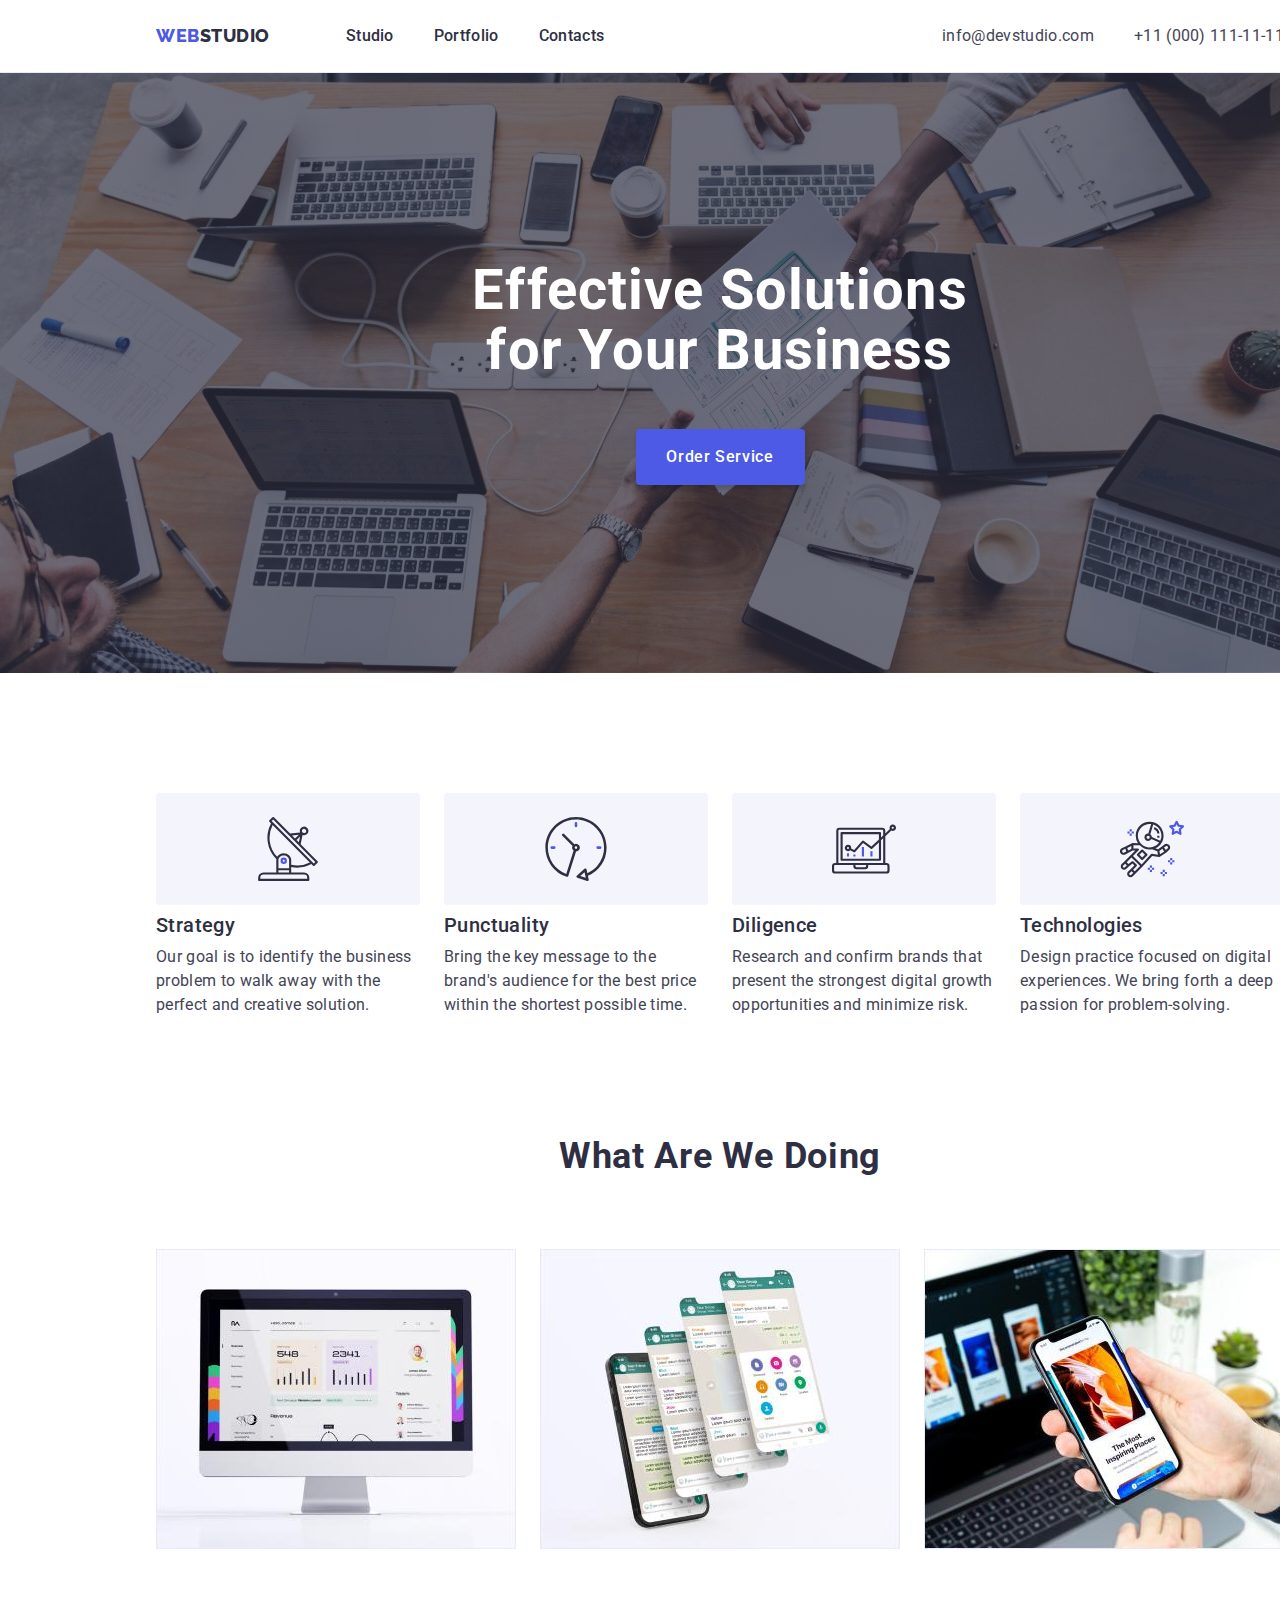
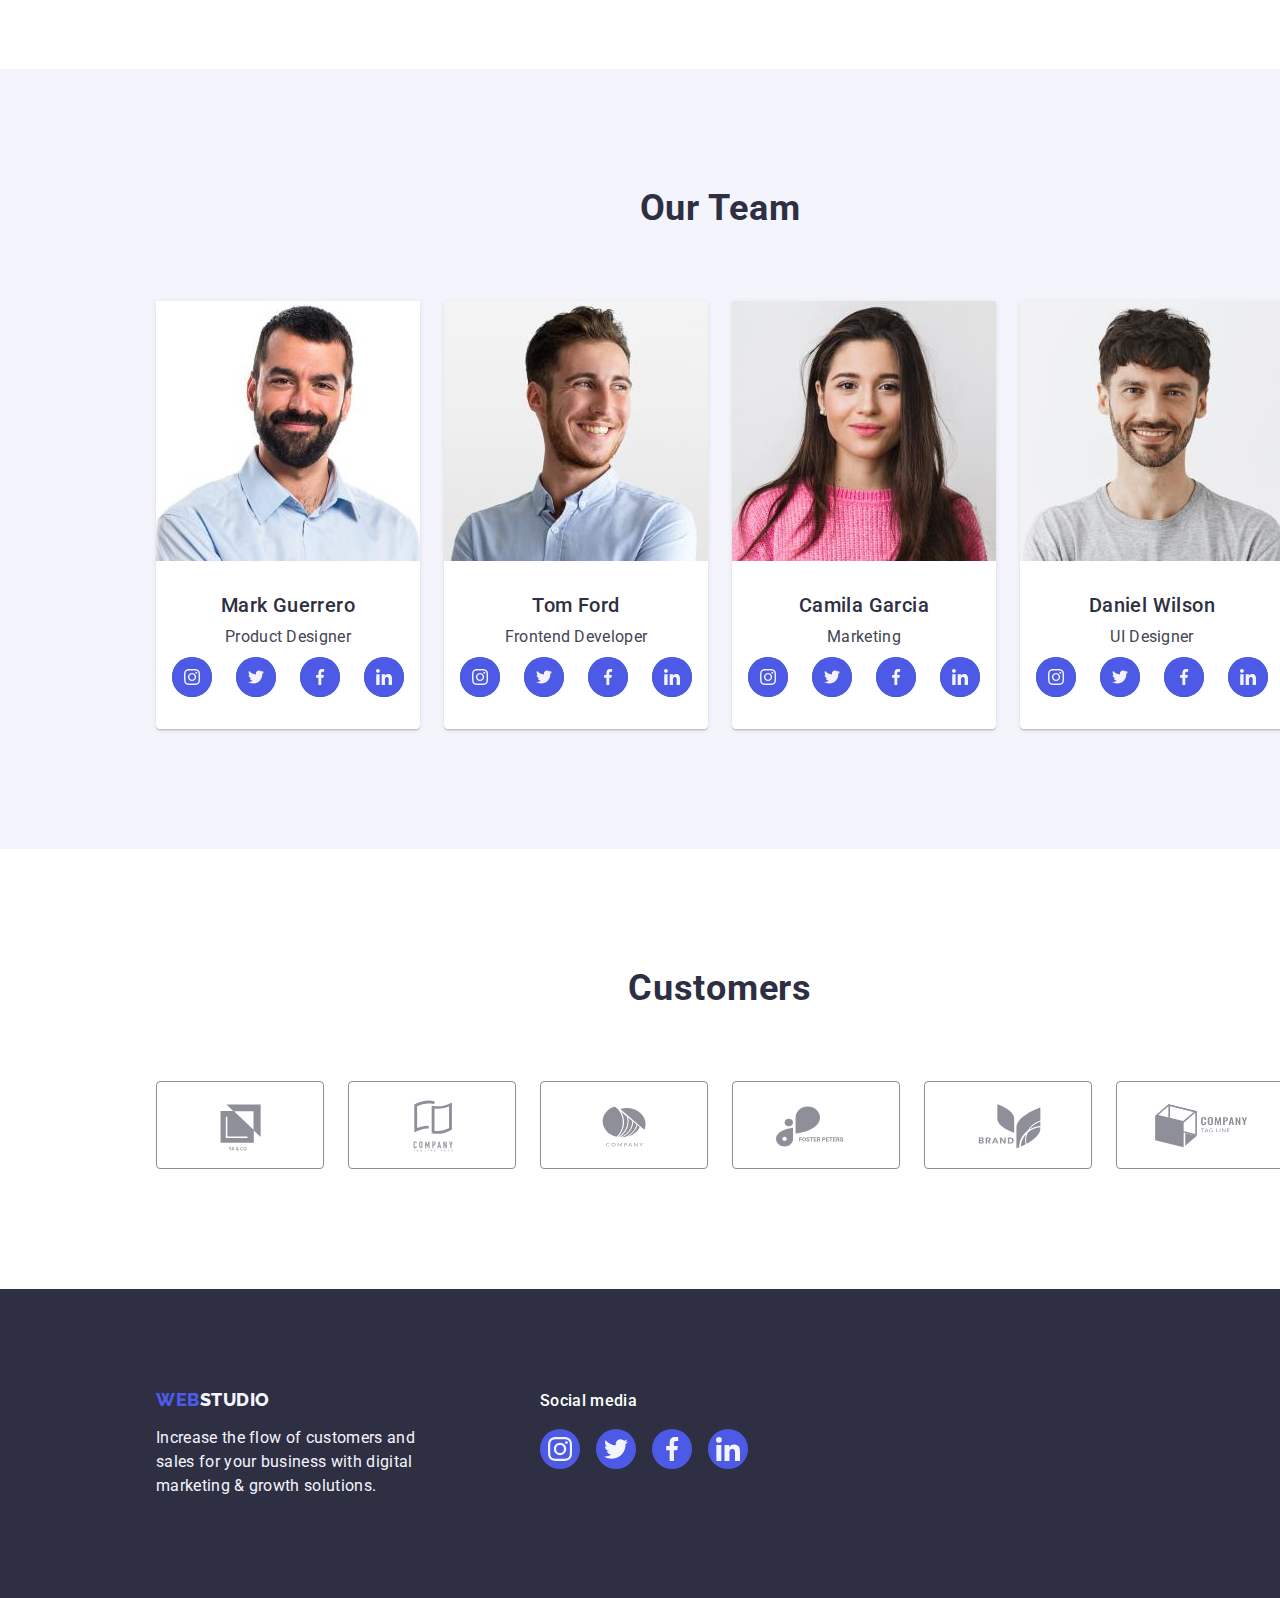
<file: index.html>
<!DOCTYPE html>
<html lang="en">
<head>
    <meta charset="UTF-8">
    <meta http-equiv="X-UA-Compatible" content="IE=edge">
    <meta name="viewport" content="width=device-width, initial-scale=1.0">
    <title>Studio</title>
    <link rel="preconnect" href="https://fonts.googleapis.com">
    <link rel="preconnect" href="https://fonts.gstatic.com" crossorigin>
    <link href="https://fonts.googleapis.com/css2?family=Montserrat:wght@400;700&family=Raleway:wght@800&family=Roboto:wght@400;500;700&display=swap" rel="stylesheet">
    <link rel="stylesheet" href="https://cdnjs.cloudflare.com/ajax/libs/modern-normalize/2.0.0/modern-normalize.min.css">
    <link rel="stylesheet" href="./css/styles.css">
</head>
<body>
                <!-- ========================== HEADER ===============================================-->
    <header class="page-header">
        <div class="header-container container">
            <nav class="page-nav">
                <a class="logo link" href="./index.html">Web<span class="logo-accent">Studio</span></a>
                <ul class="menu-list list">
                    <li class="menu-item content"><a class="menu-item-link link" href="./index.html">Studio</a></li>
                    <li class="menu-item content"><a class="menu-item-link link" href="./portfolio.html">Portfolio</a></li>
                    <li class="menu-item content"><a class="menu-item-link link" href="">Contacts</a></li>
                </ul>
            </nav>
                <address class="contacts-info">
                    <ul class="contacts list">
                        <li class="contacts-item"><a class="contact-link text-font link" href="mailto:info@devstudio.com">info@devstudio.com</a></li>
                        <li class="contacts-item"><a class="contact-link text-font link" href="tel:+110001111111">+11 (000) 111-11-11</a></li>
                    </ul>
                </address>
        </div>
    </header>
                <!-- ========================== MAIN ===============================================-->
    <main class="main-content">
                <!-- ========================== HERO ===============================================-->
        <section class="hero">
            <div class="hero-box container">
                <h1 class="hero-title hero-margin">Effective Solutions for Your Business</h1>
                <button class="main-hero-button text-font" type="button">Order Service</button>
             </div>
        </section>
                <!-- ========================== TECHNOLOGY ===============================================-->
        <section class="techonoly-hidden"> 
            <div class="tech-content container">
                <h2 class="visually-hidden" >Technology</h2>
                <ul class="tech-list list">
                    <li class="feature-item content">
                        <div class="technology-icon-style">
                            <svg width="64" height="64">
                                <use href="./images/icons.svg#icon-antenna">
                                </use>
                            </svg>
                        </div>
                        <h3 class="third-header">Strategy</h3>
                        <p class="feature-descriptions content">
                            Our goal is to identify the business problem to walk away with the perfect and creative solution. 
                        </p>  
                    </li>
                    <li class="feature-item content">
                        <div class="technology-icon-style">
                            <svg width="64" height="64">
                                <use href="./images/icons.svg#icon-clock">
                                </use>
                            </svg>
                        </div>
                        <h3 class="third-header">Punctuality</h3>
                        <p class="feature-descriptions content">
                            Bring the key message to the brand's audience for the best price within the shortest possible time.
                        </p>
                    </li>
                    <li class="feature-item content">
                        <div class="technology-icon-style">
                            <svg width="64" height="64">
                                <use href="./images/icons.svg#icon-diagram">
                                </use>
                            </svg>
                        </div>
                        <h3 class="third-header">Diligence</h3>
                        <p class="feature-descriptions content">
                            Research and confirm brands that present the strongest digital growth opportunities and minimize risk.
                        </p>
                    </li>
                    <li class="feature-item content">
                        <div class="technology-icon-style">
                            <svg width="64" height="64">
                                <use href="./images/icons.svg#icon-astronaut">
                                </use>
                            </svg>
                        </div>
                        <h3 class="third-header" >Technologies</h3>
                        <p class="feature-descriptions content">
                            Design practice focused on digital experiences. We bring forth a deep passion for problem-solving.
                        </p>
                    </li>
                </ul>
            </div>
        </section>
                <!-- ========================== TEAM-FUNCTION ===============================================-->
        <section class="work-description">
            <div class="function-style container">
                <h2 class="second-header extra-bottom-margin">What are we doing</h2>
                <Ul class="visual-example-list list">
                    <li class="example-item content">
                        <img src="./images/doing-des/monitor-1.jpg" alt="pc monitor" width="360" height="300">
                    </li>
                    <li class="example-item content">
                        <img src="./images/doing-des/screenphone-2.jpg" alt="screen phone" width="360" height="300">
                    </li>
                    <li class="example-item content">
                        <img src="./images/doing-des/lapphonescreen-3.jpg" alt="pc & mobile display screen" width="360" height="300">
                    </li>
                </Ul>
            </div>
        </section>
                <!-- ========================== THE-TEAM ===============================================-->
        <section class="team">
            <div class="team-style container content">
                <h2 class="second-header extra-bottom-margin">Our Team</h2>
                <ul class="team-card list">
                    <li class="team-item content">
                        <img src="./images/team/mark_guerrero.jpg" alt="mark_guerrero" width="264" height="260">   
                        <div class="style-card content">
                            <h3 class="third-header">Mark Guerrero</h3>
                            <p class="feature-descriptions added-margin">Product Designer</p>
                            <ul class="team-links-item list">
                                <li class="team-links">   
                                    <a class="social-team-links" href="https://www.instagram.com" target="_blank" rel="noopener no referrer" aria-label="Instagram icon">
                                        <svg class="social-svg-style" width="16" height="16">
                                            <use href="./images/icons.svg#icon-instagram"></use>
                                        </svg>
                                    </a>
                                </li>
                                <li class="team-links">
                                    <a class="social-team-links" href="https://twitter.com" target="_blank" rel="noopener no referrer" aria-label="twitter icon">
                                        <svg class="social-svg-style" width="16" height="16">
                                            <use href="./images/icons.svg#icon-twitter"></use>
                                        </svg>
                                    </a>
                                </li>
                                <li class="team-links">
                                    <a class="social-team-links" href="https://facebook.com" target="_blank" rel="noopener no referrer" aria-label="facebook icon">
                                        <svg class="social-svg-style" width="16" height="16">
                                            <use href="./images/icons.svg#icon-facebook"></use>
                                        </svg>
                                    </a>
                                </li>
                                <li class="team-links">
                                    <a class="social-team-links" href="https://www.linkedin.com" target="_blank" rel="noopener no referrer" aria-label="linkedin icon">
                                        <svg class="social-svg-style" width="16" height="16">
                                            <use href="./images/icons.svg#icon-linkedin"></use>
                                        </svg>
                                    </a>
                                </li>
                            </ul> 
                        </div>
                    </li>
                    <li class="team-item content">
                        <img src="./images/team/tom_ford.jpg" alt="tom_ford" width="264" height="260">
                        <div class="style-card content">
                            <h3 class="third-header">Tom Ford</h3>  
                            <p class="feature-descriptions added-margin">Frontend Developer</p>
                            <ul class="team-links-item list">
                                <li class="team-links">   
                                    <a class="social-team-links" href="https://www.instagram.com" target="_blank" rel="noopener no referrer" aria-label="Instagram icon">
                                        <svg class="social-svg-style" width="16" height="16">
                                            <use href="./images/icons.svg#icon-instagram"></use>
                                        </svg>
                                    </a>
                                </li>
                                <li class="team-links">
                                    <a class="social-team-links" href="https://twitter.com" target="_blank" rel="noopener no referrer" aria-label="twitter icon">
                                        <svg class="social-svg-style" width="16" height="16">
                                            <use href="./images/icons.svg#icon-twitter"></use>
                                        </svg>
                                    </a>
                                </li>
                                <li class="team-links">
                                    <a class="social-team-links" href="https://facebook.com" target="_blank" rel="noopener no referrer" aria-label="facebook icon">
                                        <svg class="social-svg-style" width="16" height="16">
                                            <use href="./images/icons.svg#icon-facebook"></use>
                                        </svg>
                                    </a>
                                </li>
                                <li class="team-links">
                                    <a class="social-team-links" href="https://www.linkedin.com" target="_blank" rel="noopener no referrer" aria-label="linkedin icon">
                                        <svg class="social-svg-style" width="16" height="16">
                                            <use href="./images/icons.svg#icon-linkedin"></use>
                                        </svg>
                                    </a>
                                </li>
                            </ul> 
                        </div>
                    </li>
                    <li class="team-item content">
                        <img src="./images/team/camila_garsia.jpg" alt="camila_garsia" width="264" height="260">
                        <div class="style-card content">
                            <h3 class="third-header">Camila Garcia</h3>
                            <p class="feature-descriptions added-margin">Marketing</p>
                           <ul class="team-links-item list">
                            <li class="team-links">   
                                <a class="social-team-links" href="https://www.instagram.com" target="_blank" rel="noopener no referrer" aria-label="Instagram icon">
                                    <svg class="social-svg-style" width="16" height="16">
                                        <use href="./images/icons.svg#icon-instagram"></use>
                                    </svg>
                                </a>
                            </li>
                            <li class="team-links">
                                <a class="social-team-links" href="https://twitter.com" target="_blank" rel="noopener no referrer" aria-label="twitter icon">
                                    <svg class="social-svg-style" width="16" height="16">
                                        <use href="./images/icons.svg#icon-twitter"></use>
                                    </svg>
                                </a>
                            </li>
                            <li class="team-links">
                                <a class="social-team-links" href="https://facebook.com" target="_blank" rel="noopener no referrer" aria-label="facebook icon">
                                    <svg class="social-svg-style" width="16" height="16">
                                        <use href="./images/icons.svg#icon-facebook"></use>
                                    </svg>
                                </a>
                            </li>
                            <li class="team-links">
                                <a class="social-team-links" href="https://www.linkedin.com" target="_blank" rel="noopener no referrer" aria-label="linkedin icon">
                                    <svg class="social-svg-style" width="16" height="16">
                                        <use href="./images/icons.svg#icon-linkedin"></use>
                                    </svg>
                                </a>
                            </li>
                            </ul> 
                        </div>
                    </li>
                    <li class="team-item content">
                        <img src="./images/team/daniel_wilson.jpg" alt="daniel_wilson" width="264" height="260">
                        <div class="style-card content">
                            <h3 class="third-header">Daniel Wilson</h3>
                            <p class="feature-descriptions added-margin">UI Designer</p>
                            <ul class="team-links-item list">
                                <li class="team-links">   
                                    <a class="social-team-links" href="https://www.instagram.com" target="_blank" rel="noopener no referrer" aria-label="Instagram icon">
                                        <svg class="social-svg-style" width="16" height="16">
                                            <use href="./images/icons.svg#icon-instagram"></use>
                                        </svg>
                                    </a>
                                </li>
                                <li class="team-links">
                                    <a class="social-team-links" href="https://twitter.com" target="_blank" rel="noopener no referrer" aria-label="twitter icon">
                                        <svg class="social-svg-style" width="16" height="16">
                                            <use href="./images/icons.svg#icon-twitter"></use>
                                        </svg>
                                    </a>
                                </li>
                                <li class="team-links">
                                    <a class="social-team-links" href="https://facebook.com" target="_blank" rel="noopener no referrer" aria-label="facebook icon">
                                        <svg class="social-svg-style" width="16" height="16">
                                            <use href="./images/icons.svg#icon-facebook"></use>
                                        </svg>
                                    </a>
                                </li>
                                <li class="team-links">
                                    <a class="social-team-links" href="https://www.linkedin.com" target="_blank" rel="noopener no referrer" aria-label="linkedin icon">
                                        <svg class="social-svg-style" width="16" height="16">
                                            <use href="./images/icons.svg#icon-linkedin"></use>
                                        </svg>
                                    </a>
                                </li>
                            </ul>
                        </div>
                    </li>
                </ul>
            </div>
        </section>
                <!-- ========================== CUSTOMERS ===============================================-->
        <section class="customers">
            <div class="customers-style container">
                <h2 class="second-header extra-bottom-margin">Customers</h2>
                <ul class="customer-list list">
                    <li class="customer-item">
                        <a class="customers-link" href="">
                            <svg class="current-color" width="104" height="56">
                                <use href="./images/icons.svg#icon-first"></use>
                            </svg>
                        </a>
                    </li>
                    <li class="customer-item ">
                        <a class="customers-link" href="">
                            <svg class="current-color" width="104" height="56">
                                <use href="./images/icons.svg#icon-second"></use>
                            </svg>
                        </a>
                    </li>
                    <li class="customer-item">
                        <a class="customers-link" href="">
                            <svg class="current-color" width="104" height="56">
                                <use href="./images/icons.svg#icon-third"></use>
                            </svg>
                        </a>
                    </li>
                    <li class="customer-item">
                        <a class="customers-link" href="">
                            <svg class="current-color" width="104" height="56">
                                <use href="./images/icons.svg#icon-fourth"></use>
                            </svg>
                        </a>
                    </li>
                    <li class="customer-item">
                        <a class="customers-link" href="">
                            <svg class="current-color" width="104" height="56">
                                <use href="./images/icons.svg#icon-fifth"></use>
                            </svg>
                        </a>
                    </li> 
                    <li class="customer-item">
                        <a class="customers-link" href="">
                            <svg class="current-color" width="104" height="56">
                                <use href="./images/icons.svg#icon-sixth"></use>
                            </svg>
                        </a>
                    </li>
                </ul>
            </div>
        </section>
    </main>
                <!-- ========================== FOOTER ===============================================-->
    <footer class="page-footer"> 
        <div class="style-footer container">
            <div class="footer-left-side">
                <a class="logo-second link" href="./index.html">Web<span class="logo-second-accent">Studio</span></a>
                <p class="text-footer text-font">Increase the flow of customers and sales for your business with digital marketing & growth
                    solutions.
                </p>
            </div>
            <div class="footer-centr">
                <p class="footer-nav-text">Social media</p>
                <ul class="footer-links list">
                    <li class="footer-links-item">
                        <a class="social-team-footer" href="https://www.instagram.com" target="_blank" rel="noopener no referrer" aria-label="Instagram icon">
                            <svg class="social-svg-style" width="24" height="24">
                                <use href="./images/icons.svg#icon-instagram"></use>
                            </svg>
                        </a>
                    </li>
                    <li class="footer-links-item">
                        <a class="social-team-footer" href="https://twitter.com" target="_blank" rel="noopener no referrer" aria-label="twitter icon">
                            <svg class="social-svg-style" width="24" height="24">
                                <use href="./images/icons.svg#icon-twitter"></use>
                            </svg>
                        </a>
                    </li>
                    <li class="footer-links-item">
                        <a class="social-team-footer" href="https://facebook.com" target="_blank" rel="noopener no referrer" aria-label="facebook icon">
                            <svg class="social-svg-style" width="24" height="24">
                                <use href="./images/icons.svg#icon-facebook"></use>
                            </svg>
                        </a>
                    </li>
                    <li class="footer-links-item">
                        <a class="social-team-footer" href="https://www.linkedin.com" target="_blank" rel="noopener no referrer" aria-label="linkedin icon">
                            <svg class="social-svg-style" width="24" height="24">
                                <use href="./images/icons.svg#icon-linkedin"></use>
                            </svg>
                        </a>
                    </li>
                </ul>
            </div>
        </div>
    </footer>
</body>
</html>
</file>
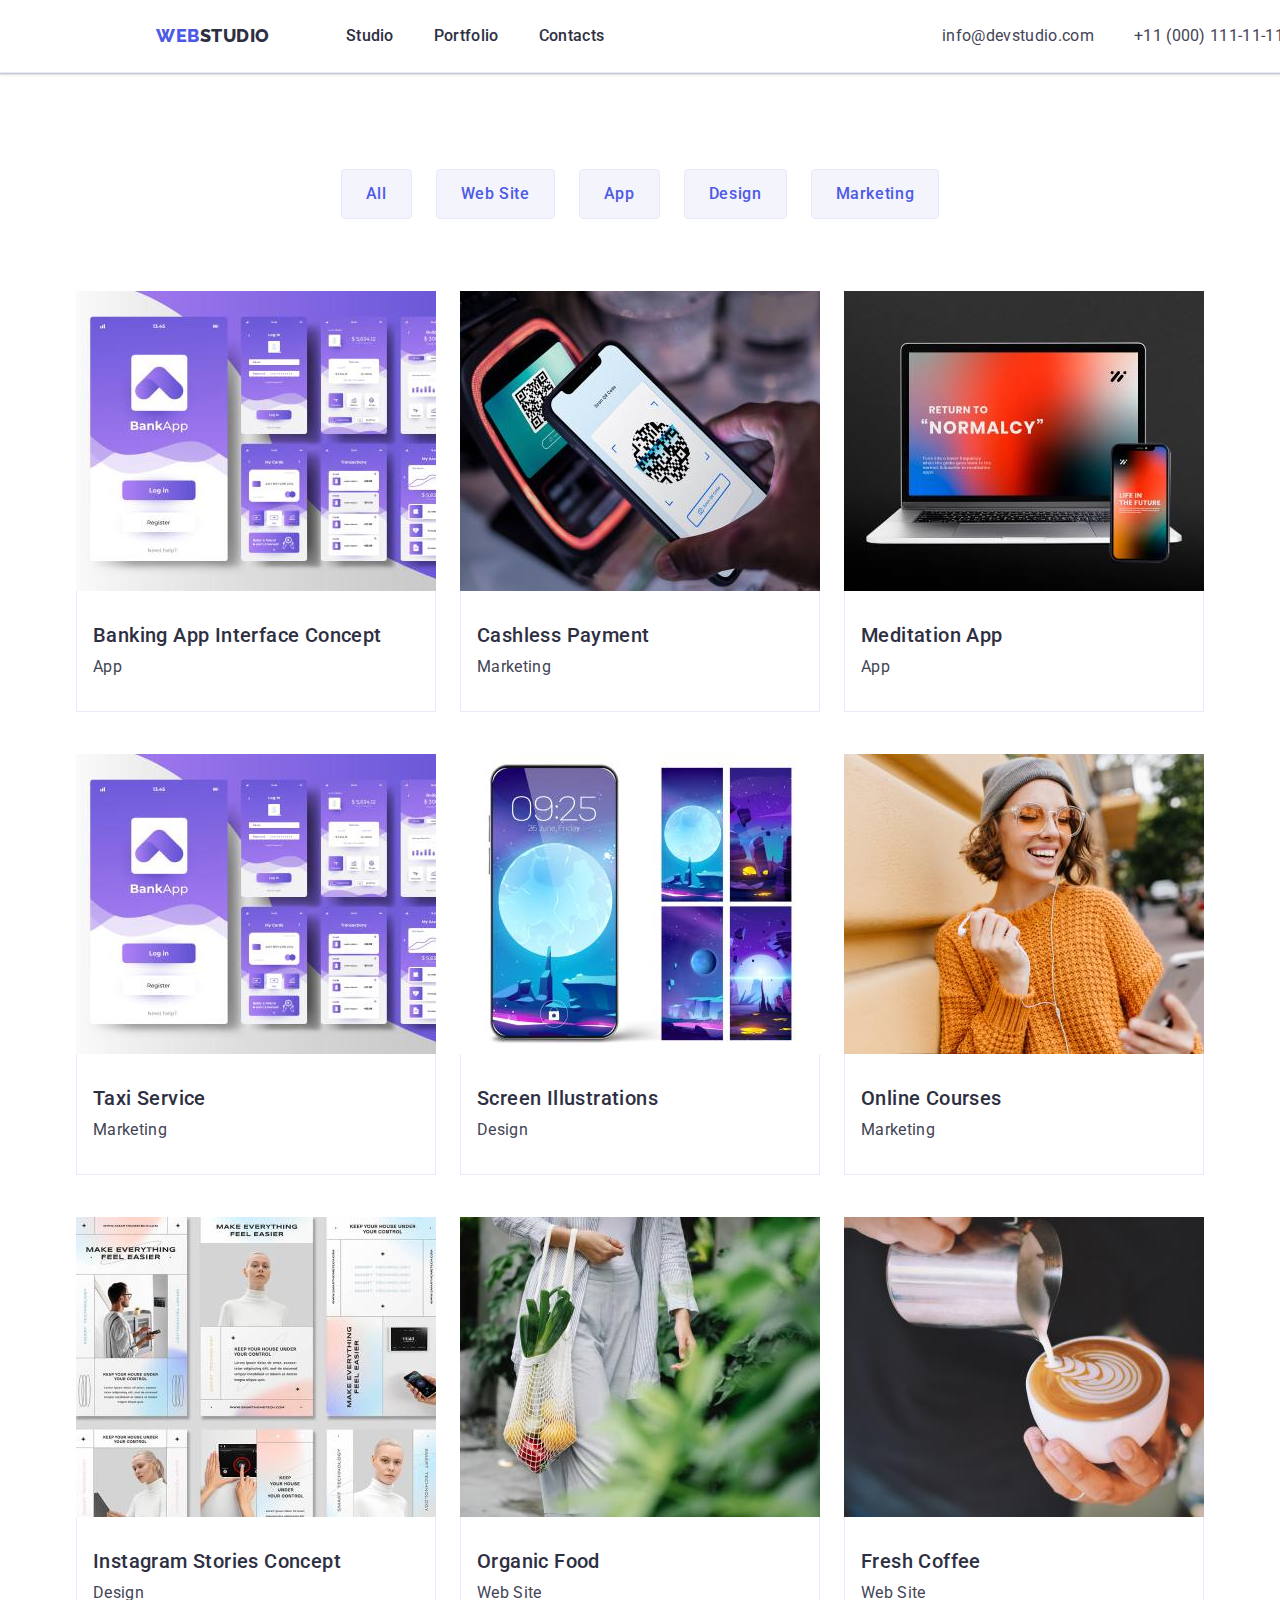
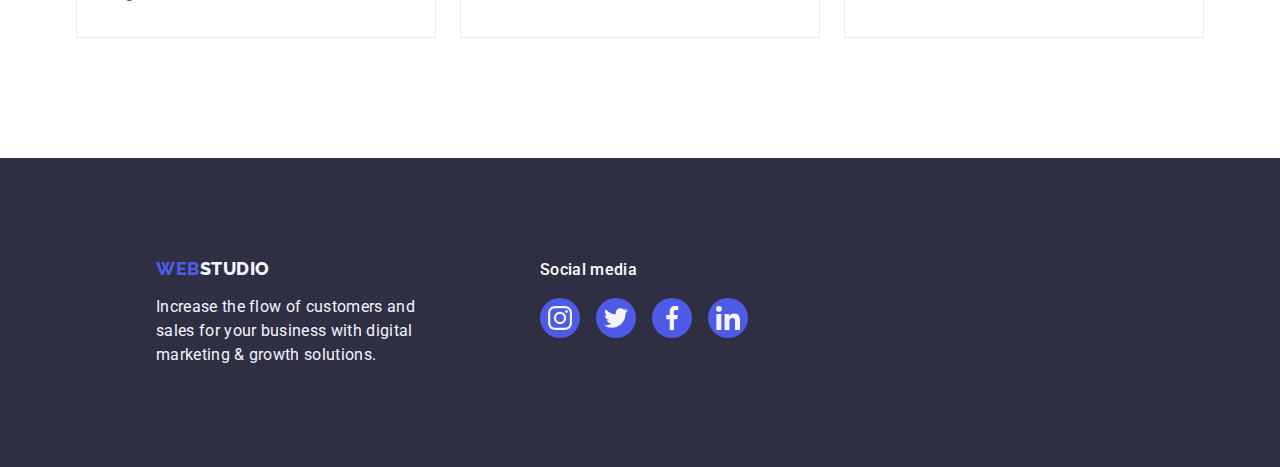
<file: portfolio.html>
<!DOCTYPE html>
<html lang="en">
  <head>
    <meta charset="UTF-8" />
    <meta http-equiv="X-UA-Compatible" content="IE=edge" />
    <meta name="viewport" content="width=device-width, initial-scale=1.0" />
    <title>Portfolio</title>
    <link rel="preconnect" href="https://fonts.googleapis.com" />
    <link rel="preconnect" href="https://fonts.gstatic.com" crossorigin />
    <link
      href="https://fonts.googleapis.com/css2?family=Montserrat:wght@400;700&family=Raleway:wght@800&family=Roboto:wght@400;500;700&display=swap"
      rel="stylesheet"
    />
    <link
      rel="stylesheet"
      href="https://cdnjs.cloudflare.com/ajax/libs/modern-normalize/2.0.0/modern-normalize.min.css"
    />
    <link rel="stylesheet" href="./css/styles.css" />
  </head>
  <body>
    <!-- ========================== HEADER ===============================================-->
    <header class="page-header">
      <div class="header-container container">
        <nav class="page-nav">
          <a class="logo link" href="./index.html"
            >Web<span class="logo-accent">Studio</span></a
          >
          <ul class="menu-list list">
            <li class="menu-item content">
              <a class="menu-item-link text-font link" href="./index.html"
                >Studio</a
              >
            </li>
            <li class="menu-item content">
              <a class="menu-item-link link" href="./portfolio.html"
                >Portfolio</a
              >
            </li>
            <li class="menu-item content">
              <a class="menu-item-link link" href="">Contacts</a>
            </li>
          </ul>
        </nav>
        <address class="contacts-info">
          <ul class="contacts list">
            <li class="contacts-item">
              <a
                class="contact-link text-font link"
                href="mailto:info@devstudio.com"
                >info@devstudio.com</a
              >
            </li>
            <li class="contacts-item">
              <a class="contact-link text-font link" href="tel:+110001111111"
                >+11 (000) 111-11-11</a
              >
            </li>
          </ul>
        </address>
      </div>
    </header>
    <!-- ========================== PORTFOLIO-MAIN ===============================================-->
    <main class="main-portfolio">
      <!-- ========================== NAVIGATION-BUTTON ===============================================-->
      <section class="portfolio-nav-buttons">
        <div class="style-portfolio container">
          <h1 class="visually-hidden">Portfolio</h1>
          <ul class="portfolio-nav-list extra-bottom-margin list">
            <li class="portfolio-nav-item">
              <button class="portfolio-button btn-slyle" type="button">
                All
              </button>
            </li>
            <li class="portfolio-nav-item">
              <button class="portfolio-button btn-slyle" type="button">
                Web Site
              </button>
            </li>
            <li class="portfolio-nav-item">
              <button class="portfolio-button btn-slyle" type="button">
                App
              </button>
            </li>
            <li class="portfolio-nav-item">
              <button class="portfolio-button btn-slyle" type="button">
                Design
              </button>
            </li>
            <li class="portfolio-nav-item">
              <button class="portfolio-button btn-slyle" type="button">
                Marketing
              </button>
            </li>
          </ul>
          <!-- ========================== PORTFOLIO-IMG-LIST ===============================================-->
          <ul class="portfolio-img list">
            <li class="portfolio-img-item">
              <a class="card-img link" href="">
                <img
                  src="./images/portfolio/banking-concept.jpg"
                  alt="Banking App Interface Concept"
                  width="360"
                  height="300"
                />
                <div class="card-link-style">
                  <h2 class="third-header">Banking App Interface Concept</h2>
                  <p class="feature-descriptions">App</p>
                </div>
              </a>
            </li>
            <li class="portfolio-img-item">
              <a class="card-img link" href="">
                <img
                  src="./images/portfolio/cashless-payment.jpg"
                  alt="Cashless Payment"
                  width="360"
                  height="300"
                />
                <div class="card-link-style">
                  <h2 class="third-header">Cashless Payment</h2>
                  <p class="feature-descriptions">Marketing</p>
                </div>
              </a>
            </li>
            <li class="portfolio-img-item">
              <a class="card-img link" href="">
                <img
                  src="./images/portfolio/meditation-app.jpg"
                  alt="Meditation App"
                  width="360"
                  height="300"
                />
                <div class="card-link-style">
                  <h2 class="third-header">Meditation App</h2>
                  <p class="feature-descriptions">App</p>
                </div>
              </a>
            </li>
            <li class="portfolio-img-item">
              <a class="card-img link" href="">
                <img
                  src="./images/portfolio/taxi-service.jpg"
                  alt="Taxi Service"
                  width="360"
                  height="300"
                />
                <div class="card-link-style">
                  <h2 class="third-header">Taxi Service</h2>
                  <p class="feature-descriptions">Marketing</p>
                </div>
              </a>
            </li>
            <li class="portfolio-img-item">
              <a class="card-img link" href="">
                <img
                  src="./images/portfolio/screen-illustration.jpg"
                  alt="Screen Illustrations"
                  width="360"
                  height="300"
                />
                <div class="card-link-style">
                  <h2 class="third-header">Screen Illustrations</h2>
                  <p class="feature-descriptions">Design</p>
                </div>
              </a>
            </li>
            <li class="portfolio-img-item">
              <a class="card-img link" href="">
                <img
                  src="./images/portfolio/oline-courses.jpg"
                  alt="Online Courses"
                  width="360"
                  height="300"
                />
                <div class="card-link-style">
                  <h2 class="third-header">Online Courses</h2>
                  <p class="feature-descriptions">Marketing</p>
                </div>
              </a>
            </li>
            <li class="portfolio-img-item">
              <a class="card-img link" href="">
                <img
                  src="./images/portfolio/instagram-stories-concept.jpg"
                  alt="Instagram Stories Concept"
                  width="360"
                  height="300"
                />
                <div class="card-link-style">
                  <h2 class="third-header">Instagram Stories Concept</h2>
                  <p class="feature-descriptions">Design</p>
                </div>
              </a>
            </li>
            <li class="portfolio-img-item">
              <a class="card-img link" href="">
                <img
                  src="./images/portfolio/organic-food.jpg"
                  alt="Organic Food"
                  width="360"
                  height="300"
                />
                <div class="card-link-style">
                  <h2 class="third-header">Organic Food</h2>
                  <p class="feature-descriptions">Web Site</p>
                </div>
              </a>
            </li>
            <li class="portfolio-img-item">
              <a class="card-img link" href="">
                <img
                  src="./images/portfolio/fresh-food.jpg"
                  alt="Fresh Coffee"
                  width="360"
                />
                <div class="card-link-style">
                  <h2 class="third-header">Fresh Coffee</h2>
                  <p class="feature-descriptions">Web Site</p>
                </div>
              </a>
            </li>
          </ul>
        </div>
      </section>
    </main>
    <!-- ========================== FOOTER ===============================================-->
    <footer class="page-footer">
      <div class="style-footer container">
        <div class="footer-left-side">
          <a class="logo-second link" href="./index.html"
            >Web<span class="logo-second-accent">Studio</span></a
          >
          <p class="text-footer text-font">
            Increase the flow of customers and sales for your business with
            digital marketing & growth solutions.
          </p>
        </div>
        <div class="footer-centr">
          <p class="footer-nav-text">Social media</p>
          <ul class="footer-links list">
            <li class="footer-links-item">
              <a
                class="social-team-footer"
                href="https://www.instagram.com"
                target="_blank"
                rel="noopener no referrer"
                aria-label="Instagram icon"
              >
                <svg class="social-svg-style" width="24" height="24">
                  <use href="./images/icons.svg#icon-instagram"></use>
                </svg>
              </a>
            </li>
            <li class="footer-links-item">
              <a
                class="social-team-footer"
                href="https://twitter.com"
                target="_blank"
                rel="noopener no referrer"
                aria-label="twitter icon"
              >
                <svg class="social-svg-style" width="24" height="24">
                  <use href="./images/icons.svg#icon-twitter"></use>
                </svg>
              </a>
            </li>
            <li class="footer-links-item">
              <a
                class="social-team-footer"
                href="https://facebook.com"
                target="_blank"
                rel="noopener no referrer"
                aria-label="facebook icon"
              >
                <svg class="social-svg-style" width="24" height="24">
                  <use href="./images/icons.svg#icon-facebook"></use>
                </svg>
              </a>
            </li>
            <li class="footer-links-item">
              <a
                class="social-team-footer"
                href="https://www.linkedin.com"
                target="_blank"
                rel="noopener no referrer"
                aria-label="linkedin icon"
              >
                <svg class="social-svg-style" width="24" height="24">
                  <use href="./images/icons.svg#icon-linkedin"></use>
                </svg>
              </a>
            </li>
          </ul>
        </div>
      </div>
    </footer>
  </body>
</html>
</file>
<file: css/styles.css>
:root {
  --logo-color: #4d5ae5;
  --main-color: #2e2f42;
  --hover-and-focus-color: #404bbf;
  --text-color: #434455;
  --main-white-color: #ffffff;
  --footer-text-color: #f4f4fd;
  --portfolio-btn-color: #e7e9fc;
  --customers-link-color: #8e8f99;
  --secondary-font: 'Raleway', sans-serif;
  --indent: 24px;
  --items: 3;
}

body {
  font-family: 'Roboto', sans-serif;
  background-color: var(--main-white-color);
}

h1,
h2,
h3,
h4,
h4,
h5,
h6,
p,
ul {
  margin: 0;
  padding: 0;
}

img {
  display: block;
  max-width: 100%;
  height: auto;
}

.container {
  width: 1158px;
  margin: 0 auto;
  padding: 0 15px;
}

.list {
  list-style: none;
}

.link {
  text-decoration: none;
}
/* ===================================== Header ========================================== */
.page-header {
  width: 1440px;
  border-bottom: 1px solid #e7e9fc;
  box-shadow: 0px 2px 1px rgba(46, 47, 66, 0.08), 0px 1px 1px rgba(46, 47, 66, 0.16), 0px 1px 6px rgba(46, 47, 66, 0.08);
  margin-left: auto;
  margin-right: auto;
}

.header-container {
  display: flex;
  justify-content: space-between;
}

.page-nav {
  display: flex;
  align-items: center;
}

.logo {
  padding-top: 24px;
  padding-bottom: 24px;
  margin-right: 76px;
  font-family: var(--secondary-font);
  font-weight: 800;
  font-size: 18px;
  line-height: 1.17;
  letter-spacing: 0.03em;
  text-transform: uppercase;
  color: var(--logo-color);
}

.logo-accent {
  font-family: var(--secondary-font);
  font-weight: 800;
  font-size: 18px;
  line-height: 1.17;
  letter-spacing: 0.03em;
  text-transform: uppercase;
  color: var(--main-color);
}

.menu-list {
  display: flex;
  margin: 0;
}

.menu-item {
  padding-top: 24px;
  padding-bottom: 24px;
  margin-right: 40px;
}

.menu-item:nth-child(3) {
  margin-right: 0;
}

.menu-item-link {
  padding-top: 24px;
  padding-bottom: 24px;
  font-weight: 500;
  font-size: 16px;
  line-height: 1.5;
  letter-spacing: 0.02em;
  color: var(--main-color);
}

.menu-item-link:hover,
.menu-item-link:focus {
  color: var(--hover-and-focus-color);
}

.contacts-info {
  font-style: normal;
}

.contacts {
  display: flex;
}

.contacts-item {
  padding-top: 24px;
  padding-bottom: 24px;
  margin-right: 40px;
}

.contacts-item:nth-child(2) {
  margin-right: 0;
}

.contact-link {
  padding-top: 24px;
  padding-bottom: 24px;
  font-weight: 400;
  font-size: 16px;
  line-height: 1.5;
  letter-spacing: 0.02em;
  color: var(--text-color);
}

.contact-link:hover,
.contact-link:focus {
  color: var(--hover-and-focus-color);
}

/* ===================================== MAIN ========================================== */

.main-content {
  width: 1440px;
  margin-left: auto;
  margin-right: auto;
}

/* ===================================== HERO ========================================== */

.hero {
  max-width: 1440px;
  background-image: linear-gradient(rgba(46, 47, 66, 0.7), rgba(46, 47, 66, 0.7)), url(../images/hero-bg-picture/background-picture.jpg);
  background-repeat: no-repeat;
  background-position: center;
  background-size: cover;
  background-color: #2e2f42;
  text-align: center;
  padding-top: 188px;
  padding-bottom: 188px;
}

.hero-title {
  font-weight: 700;
  font-size: 56px;
  line-height: 1.07;
  letter-spacing: 0.02em;
  color: var(--main-white-color);
  max-width: 496px;
  margin-left: auto;
  margin-right: auto;
}

.hero-margin {
  margin-bottom: 48px;
}

.main-hero-button {
  display: block;

  background-color: var(--logo-color);
  color: var(--main-white-color);
  font-weight: 500;
  font-size: 16px;
  line-height: 1.5;
  letter-spacing: 0.04em;
  border-radius: 4px;
  box-shadow: 0px 4px 4px 0px rgba(0, 0, 0, 0.15);

  cursor: pointer;
  border: none;

  height: 56px;
  min-width: 169px;
  margin-left: auto;
  margin-right: auto;
}

.main-hero-button:hover,
.main-hero-button:focus {
  background-color: var(--hover-and-focus-color);
}

/* ===================================== TECHNOLOGY ========================================== */

.techonoly-hidden {
  padding-top: 120px;
  padding-bottom: 120px;
}

.second-header {
  font-weight: 700;
  font-size: 36px;
  line-height: 1.11;
  letter-spacing: 0.02em;
  text-transform: capitalize;
  color: #2e2f42;
}

.visually-hidden {
  position: absolute;
  width: 1px;
  height: 1px;
  margin: -1px;
  border: 0;
  padding: 0;

  white-space: nowrap;
  clip-path: inset(100%);
  clip: rect(0 0 0 0);
  overflow: hidden;
}

.tech-list {
  display: flex;
  gap: var(--indent)
}

.content{
  flex-basis: calc((100% - var(--indent) * (var(--items) - 1)) / var(--items));
}

.technology-list{
  --team: 4;
}
/* .feature-item {
  width: calc((100% - 72px) / 4);
  margin-right: 24px;
}

.feature-item:nth-child(4) {
  margin-right: 0;
} */

.technology-icon-style{
  display: flex;
  align-items: center; 
  justify-content: center;
  height: 112px;
  background-color: var(--footer-text-color);
  border-radius: 4px; 
  margin-bottom: 8px;
}

.third-header {
  font-weight: 500;
  font-size: 20px;
  line-height: 1.2;
  letter-spacing: 0.02em;
  color: var(--main-color);
  margin-bottom: 8px;
}

.feature-descriptions {
  font-weight: 400;
  font-size: 16px;
  line-height: 1.5;
  letter-spacing: 0.02em;
  color: var(--text-color);
}

/* ===================================== WHAT-ARE-WE-DOING-SECTION ========================================== */

.work-description {
  text-align: center;
  padding-bottom: 120px;
}

/* .function-style{
    
} */

.extra-bottom-margin {
  margin-bottom: 72px;
}

.visual-example-list {
  display: flex;
  gap: var(--indent);
}

.example-item{
  --team: 4;
}

/* .example-item {
  width: calc((100% - 48px) / 3);
  margin-right: 24px;
}

.example-item:nth-child(3) {
  margin-right: 0;
} */

/* ===================================== TEAM ========================================== */

.team {
  background-color: var(--footer-text-color);
  text-align: center;
  padding-top: 120px;
  padding-bottom: 120px;
}

/* .team-style{

} */

.team-card {
  display: flex;
  gap: var(--indent);
}

.team-item {
  --items: 4;
  /* width: calc((100% - 72px) / 4);
  margin-right: 24px; */
  background-color: var(--main-white-color);
  box-shadow: 0px 1px 6px rgba(46, 47, 66, 0.08), 0px 1px 1px rgba(46, 47, 66, 0.16), 0px 2px 1px rgba(46, 47, 66, 0.08);
  border-top-left-radius: 0px;
  border-top-right-radius: 0px;
  border-bottom-right-radius: 4px;
  border-bottom-left-radius: 4px;
}

/* .team-item:nth-child(4) {
  margin-right: 0;
} */

.style-card {
  padding-top: 32px;
  padding-bottom: 32px;
  padding-left: 16px;
  padding-right: 16px;
}

.team-links-item{
  display: flex;
  gap: var(--indent);
  justify-content: center;
}

.team-links{
  --tems: 4;
  width: 40px;
  height: 40px; 
  background-color: var(--logo-color);
  border-radius: 25px;
}

.social-team-links{
  width: 100%;
  height: 100%;
  border-radius: 50%;
  display: flex;
  align-items: center;
  justify-content: center;
  background-color: var(--logo-color);
}

.social-team-links:hover,
.social-team-links:focus {
  background-color: var(--hover-and-focus-color);
}

.social-svg-style{
  fill: var(--footer-text-color);
}

.added-margin{
  margin-bottom: 8px;
}

/* ===================================== CUSTOMERS ========================================== */
.customers {
  padding-top: 120px;
padding-bottom: 120px;
text-align: center;
}

/* .customers-style {
} */

.customer-list {
  display: flex;
  gap: var(--indent);
  justify-content: center;
}

.customer-item {
--items: 6;
width: calc((100% - 120px) / 6);
height: 88px;
}

.customers-link{
  width: 100%;
  height: 100%;
  border: 1px solid var(--customers-link-color);
  border-radius: 4px;
  display: flex; 
  align-items: center;
  justify-content: center;
  color: var(--customers-link-color);
}

.current-color{
  width: 100%;
  height: 100%;
  fill: currentColor;
}

.customers-link:hover,
.customers-link:focus {
  border-color: var(--hover-and-focus-color);
  color: var(--hover-and-focus-color);
}


/* ===================================== FOOTER ========================================== */

.page-footer {
  width: 1440px;
  background-color: var(--main-color);
  padding-top: 100px;
  padding-bottom: 100px;
  margin-left: auto;
  margin-right: auto;
}

.style-footer{
 display: flex;
 align-items: baseline;
} 

.logo-second {
  display: inline-block;
  font-family: var(--secondary-font);
  font-weight: 800;
  font-size: 18px;
  line-height: 1.17;
  letter-spacing: 0.03em;
  text-transform: uppercase;
  color: var(--logo-color);
  margin-bottom: 16px;
}

.logo-second-accent {
  font-family: var(--secondary-font);
  font-weight: 800;
  font-size: 18px;
  line-height: 1.17;
  letter-spacing: 0.03em;
  text-transform: uppercase;
  color: var(--footer-text-color);
}

.text-footer {
  font-weight: 400;
  font-size: 16px;
  line-height: 1.5;
  letter-spacing: 0.02em;
  color: var(--footer-text-color);
  max-width: 264px;
}

  .footer-nav-text {
    color: var(--main-white-color);
    font-weight: 500;
    font-size: 16px;
    line-height: 1.5;
    letter-spacing: 0.02em;
    margin-bottom: 16px;
}

.footer-links{
  display: flex; 
  gap: 16px;

}

.footer-links-item{
   width: 40px;
  height: 40px;
  
}

.social-team-footer{
  border-radius: 50%;
  display: flex;
  align-items: center;
  justify-content: center;
  width: 100%;
  height: 100%;
  background-color: var(--logo-color);
}

.social-team-footer:hover,
.social-team-footer:focus {
  background-color: #31d0aa;
}

/* .style-footer {
} */

.footer-left-side {
  margin-right: 120px;
}

/* .footer-centr {
} */

/* ================================= PORTFOLIO-MAIN ==================================================== */

.portfolio-nav-buttons {
  padding-top: 96px;
  padding-bottom: 120px;
}

/* .style-portfolio {

} */

.portfolio-nav-list {
  display: flex;
  justify-content: center;
  gap: var(--indent);
}

.portfolio-nav-item{
  --items: 5;
}

/* .portfolio-nav-item {
  margin-right: 24px;
}

.portfolio-nav-item:nth-child(5) {
  margin-right: 0;
} */

.portfolio-button {
  background: var(--footer-text-color);
  color: var(--logo-color);
  font-family: inherit;
  font-weight: 500;
  font-size: 16px;
  line-height: 1.5;
  letter-spacing: 0.04em;
  border: 1px solid var(--portfolio-btn-color);
  border-radius: 4px;

  cursor: pointer;

  padding-top: 12px;
  padding-bottom: 12px;
  padding-left: 24px;
  padding-right: 24px;
}

.portfolio-button:hover,
.portfolio-button:focus {
  color: var(--main-white-color);
  background-color: var(--hover-and-focus-color);
  border: 1px solid transparent;
  box-shadow: 0px 3px 1px rgba(0, 0, 0, 0.1), 0px 2px 1px rgba(0, 0, 0, 0.08), 0px 2px 2px rgba(0, 0, 0, 0.12);;
}

/* ===================================== PORTFOLIO-IMG-CARDS ========================================== */

.portfolio-img {
  display: flex;
  flex-wrap: wrap;
  gap: var(--indent);
  row-gap: 42px;
}

.portfolio-img-item{
  --items: 3;
} 

.card-img{
  display: block;
}
.card-img:hover,
.card-img:focus {
  box-shadow: 0px 2px 1px 0px rgba(46, 47, 66, 0.08), 0px 1px 1px 0px rgba(46, 47, 66, 0.16), 0px 1px 6px 0px rgba(46, 47, 66, 0.08);
}

/* .portfolio-img-item {
  width: calc((100% - 48px) / 3);
  background-color: var(--main-white-color);
  margin-right: 24px;
  margin-bottom: 48px;
}

.portfolio-img-item:nth-child(3n + 3) {
  margin-right: 0;
}

.portfolio-img-item:nth-last-child(-n + 3) {
  margin-bottom: 0;
} */

.card-link-style {
  padding: 32px;
  padding-bottom: 32px;
  padding-right: 16px;
  padding-left: 16px;
  border: 1px solid #e7e9fc;
  border-top: none;
}
</file>
